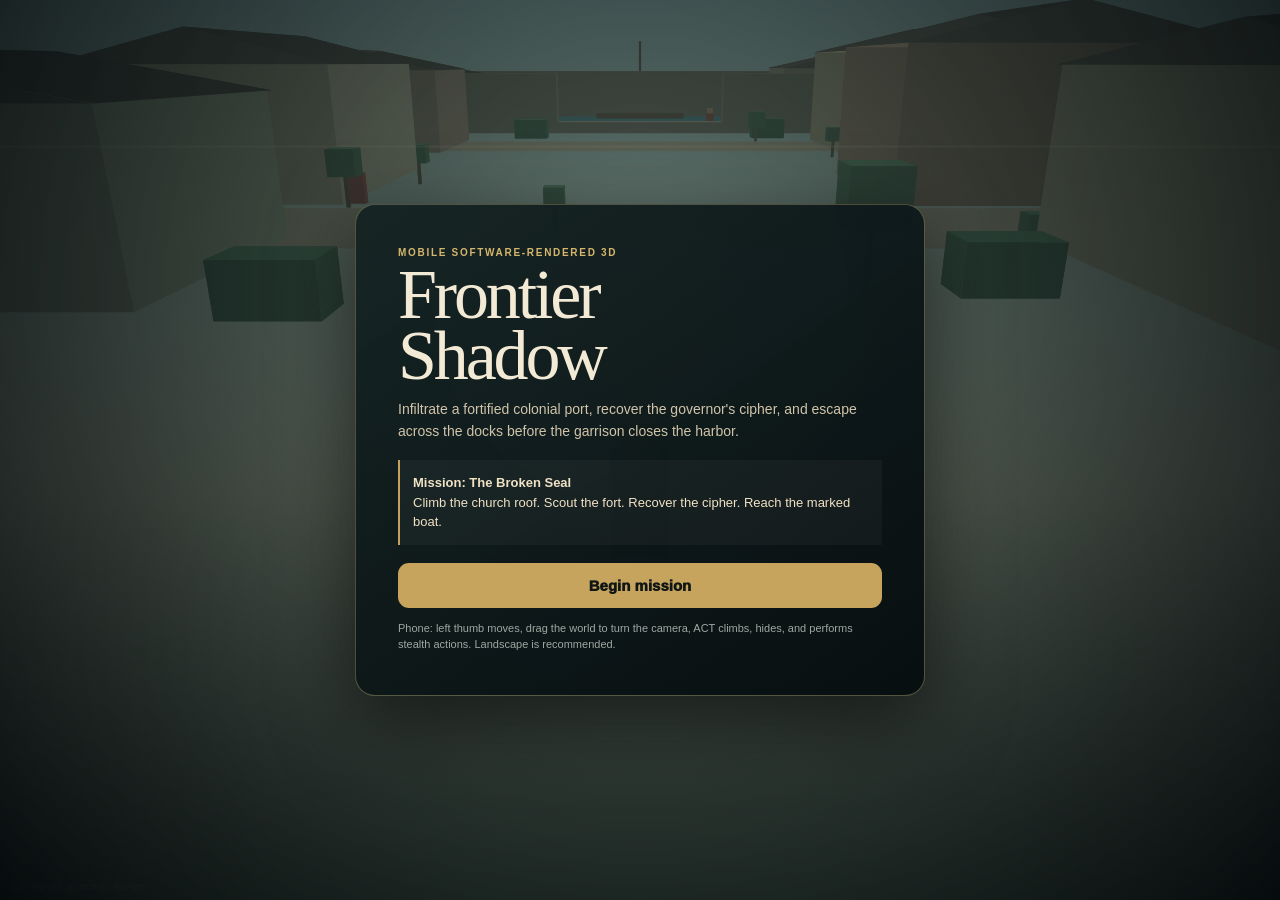
<file: frontier-shadow/index.html>
<!doctype html>
<html lang="en">
<head>
<meta charset="utf-8">
<meta name="viewport" content="width=device-width,initial-scale=1,maximum-scale=1,user-scalable=no,viewport-fit=cover">
<meta name="theme-color" content="#10191b">
<meta name="apple-mobile-web-app-capable" content="yes">
<meta name="apple-mobile-web-app-status-bar-style" content="black-translucent">
<title>Frontier Shadow 3D</title>
<style>
:root{font-family:Inter,-apple-system,BlinkMacSystemFont,"Segoe UI",sans-serif;color:#f3ead6;background:#0a1113;touch-action:none}
*{box-sizing:border-box;-webkit-tap-highlight-color:transparent}
html,body{width:100%;height:100%;height:100dvh;margin:0;overflow:hidden;background:#0a1113;overscroll-behavior:none;user-select:none;-webkit-user-select:none}
body{position:fixed;inset:0}
canvas{position:fixed;inset:0;width:100%;height:100%;display:block;background:#6f898a}
.hidden{display:none!important}
.overlay{position:fixed;inset:0;z-index:60;display:grid;place-items:center;padding:24px;background:radial-gradient(circle at 50% 33%,rgba(67,90,82,.52),rgba(3,8,10,.96))}
.card{width:min(570px,100%);padding:clamp(22px,5vw,42px);border:1px solid rgba(230,205,145,.32);border-radius:20px;background:linear-gradient(145deg,rgba(21,35,35,.97),rgba(7,14,16,.98));box-shadow:0 24px 80px rgba(0,0,0,.58)}
.kicker{color:#d5b66d;text-transform:uppercase;letter-spacing:.17em;font-size:10px;font-weight:900}
h1{font:500 clamp(38px,10vw,70px)/.87 Georgia,serif;letter-spacing:-.045em;margin:7px 0 12px}
.subtitle{font-size:14px;line-height:1.55;color:#d0c4aa}
.mission{margin:18px 0;padding:13px;border-left:2px solid #c2a25d;background:rgba(255,255,255,.035);font-size:13px;line-height:1.5;color:#f0e2c5}
.primary{width:100%;padding:14px 18px;border:0;border-radius:11px;background:#c6a45d;color:#101616;font-weight:950;font-size:15px;touch-action:manipulation}
.primary:active{transform:translateY(1px)}
.small{margin-top:12px;color:#9ea8a2;font-size:11px;line-height:1.5}
#hud{position:fixed;inset:0;z-index:20;pointer-events:none;padding:max(12px,env(safe-area-inset-top)) max(12px,env(safe-area-inset-right)) max(12px,env(safe-area-inset-bottom)) max(12px,env(safe-area-inset-left))}
.panel{background:linear-gradient(180deg,rgba(11,23,25,.88),rgba(4,10,12,.75));border:1px solid rgba(230,205,145,.26);box-shadow:0 10px 30px rgba(0,0,0,.32);backdrop-filter:blur(7px)}
#objective{position:absolute;top:max(12px,env(safe-area-inset-top));left:max(12px,env(safe-area-inset-left));max-width:min(390px,calc(100vw - 110px));padding:9px 11px;border-radius:11px}
#objectiveText{margin-top:4px;font-size:13px;line-height:1.28;font-weight:850}
#health{position:absolute;right:max(12px,env(safe-area-inset-right));top:max(12px,env(safe-area-inset-top));width:78px;padding:9px;border-radius:11px;text-align:center;font-size:10px;font-weight:900}
.bar{height:6px;margin-top:6px;border-radius:8px;overflow:hidden;background:rgba(255,255,255,.12)}
.fill{height:100%;width:100%;background:#c6aa68;transition:width .15s}
#alert{position:absolute;left:50%;top:max(72px,calc(env(safe-area-inset-top) + 72px));transform:translateX(-50%);width:min(260px,54vw);text-align:center;font-size:10px;font-weight:950;letter-spacing:.15em;text-shadow:0 2px 8px #000}
#alertFill{height:5px;margin-top:5px;border:1px solid rgba(255,255,255,.16);background:linear-gradient(90deg,#c5a65d 0 var(--a,0%),rgba(0,0,0,.42) var(--a,0%))}
#prompt{position:absolute;left:50%;bottom:calc(max(18px,env(safe-area-inset-bottom)) + 98px);transform:translateX(-50%);padding:7px 10px;border-radius:8px;font-size:11px;font-weight:900;opacity:0;transition:opacity .12s;white-space:nowrap}
#prompt.show{opacity:1}
#toast{position:absolute;left:50%;top:23%;transform:translate(-50%,-50%);font:500 clamp(18px,4vw,28px)/1.1 Georgia,serif;text-align:center;text-shadow:0 4px 16px #000;opacity:0;transition:opacity .2s}
#toast.show{opacity:1}
#controls{position:fixed;inset:0;z-index:30;pointer-events:none}
#stick{position:absolute;left:max(18px,env(safe-area-inset-left));bottom:max(20px,env(safe-area-inset-bottom));width:112px;height:112px;border-radius:50%;pointer-events:auto;border:1px solid rgba(255,255,255,.24);background:radial-gradient(circle,rgba(255,255,255,.11),rgba(255,255,255,.025));box-shadow:inset 0 0 22px rgba(0,0,0,.38)}
#knob{position:absolute;width:48px;height:48px;left:32px;top:32px;border-radius:50%;border:1px solid rgba(255,255,255,.35);background:rgba(215,190,123,.5);box-shadow:0 4px 15px rgba(0,0,0,.35)}
.action{position:absolute;pointer-events:auto;border-radius:50%;border:1px solid rgba(255,255,255,.25);background:rgba(10,21,23,.7);color:#f4e7ca;font-size:10px;font-weight:950;letter-spacing:.05em;box-shadow:0 8px 22px rgba(0,0,0,.35);backdrop-filter:blur(7px);touch-action:manipulation}
.action:active,.action.active{transform:scale(.94);background:rgba(193,157,79,.63)}
#jump{right:max(20px,env(safe-area-inset-right));bottom:max(23px,env(safe-area-inset-bottom));width:70px;height:70px}
#act{right:max(98px,calc(env(safe-area-inset-right) + 98px));bottom:max(69px,calc(env(safe-area-inset-bottom) + 69px));width:62px;height:62px}
#run{right:max(25px,env(safe-area-inset-right));bottom:max(107px,calc(env(safe-area-inset-bottom) + 107px));width:56px;height:56px}
#pauseBtn{position:absolute;right:max(13px,env(safe-area-inset-right));bottom:max(13px,env(safe-area-inset-bottom));transform:translateY(-184px);pointer-events:auto;border:1px solid rgba(255,255,255,.17);border-radius:8px;background:rgba(7,15,17,.72);color:white;padding:7px 9px;font-size:10px;font-weight:900}
#rotate{position:fixed;z-index:45;left:50%;top:max(8px,env(safe-area-inset-top));transform:translateX(-50%);display:none;padding:7px 10px;border-radius:8px;border:1px solid rgba(230,205,145,.25);background:rgba(7,15,17,.85);font-size:10px;font-weight:900;color:#efe4ca;pointer-events:none}
#engineBadge{position:fixed;z-index:15;left:max(12px,env(safe-area-inset-left));bottom:max(8px,env(safe-area-inset-bottom));font-size:9px;color:rgba(255,255,255,.36);pointer-events:none}
@media(orientation:portrait) and (max-width:700px){#rotate{display:block}#objective,#health{top:max(43px,calc(env(safe-area-inset-top) + 43px))}#objective{max-width:calc(100vw - 102px)}#alert{top:max(102px,calc(env(safe-area-inset-top) + 102px))}#stick{width:100px;height:100px;left:max(13px,env(safe-area-inset-left));bottom:max(15px,env(safe-area-inset-bottom))}#knob{width:44px;height:44px;left:28px;top:28px}#jump{width:64px;height:64px;right:max(14px,env(safe-area-inset-right));bottom:max(16px,env(safe-area-inset-bottom))}#act{width:57px;height:57px;right:max(84px,calc(env(safe-area-inset-right) + 84px));bottom:max(62px,calc(env(safe-area-inset-bottom) + 62px))}#run{width:52px;height:52px;right:max(18px,env(safe-area-inset-right));bottom:max(94px,calc(env(safe-area-inset-bottom) + 94px))}#pauseBtn{transform:translateY(-157px)}}
@media(max-height:520px){.overlay{align-items:start;overflow-y:auto;padding:10px}.card{padding:18px;margin:7px auto}h1{font-size:clamp(34px,12vh,52px)}.mission{margin:10px 0}.small{margin-top:7px}}
</style>
</head>
<body>
<canvas id="game"></canvas>
<div id="hud" class="hidden">
  <div id="objective" class="panel"><div class="kicker">Current objective</div><div id="objectiveText"></div></div>
  <div id="health" class="panel"><span id="healthText">HEALTH 100</span><div class="bar"><div id="healthFill" class="fill"></div></div></div>
  <div id="alert"><span id="alertText">UNSEEN</span><div id="alertFill"></div></div>
  <div id="prompt" class="panel"></div><div id="toast"></div>
</div>
<div id="controls" class="hidden">
  <div id="stick"><div id="knob"></div></div>
  <button id="jump" class="action">JUMP</button><button id="act" class="action">ACT</button><button id="run" class="action">RUN</button><button id="pauseBtn">PAUSE</button>
</div>
<div id="start" class="overlay"><div class="card"><div class="kicker">Mobile software-rendered 3D</div><h1>Frontier<br>Shadow</h1><div class="subtitle">Infiltrate a fortified colonial port, recover the governor's cipher, and escape across the docks before the garrison closes the harbor.</div><div class="mission"><strong>Mission: The Broken Seal</strong><br>Climb the church roof. Scout the fort. Recover the cipher. Reach the marked boat.</div><button id="startBtn" class="primary">Begin mission</button><div class="small">Phone: left thumb moves, drag the world to turn the camera, ACT climbs, hides, and performs stealth actions. Landscape is recommended.</div></div></div>
<div id="pause" class="overlay hidden"><div class="card"><div class="kicker">Mission paused</div><h1>Hold<br>Position</h1><button id="resumeBtn" class="primary">Resume</button></div></div>
<div id="end" class="overlay hidden"><div class="card"><div class="kicker">Mission complete</div><h1>The Cipher<br>Escaped</h1><div class="subtitle">The harbor patrol searches an empty dock while the evidence travels upriver.</div><button id="restartBtn" class="primary">Play again</button></div></div>
<div id="rotate">Rotate sideways for a wider view</div><div id="engineBadge">SOFTWARE 3D MODE · READY</div>
<script>
(function(){
'use strict';
var canvas=document.getElementById('game'),ctx=canvas.getContext('2d',{alpha:false});
var hud=document.getElementById('hud'),controls=document.getElementById('controls'),start=document.getElementById('start'),pause=document.getElementById('pause'),end=document.getElementById('end');
var objectiveText=document.getElementById('objectiveText'),healthText=document.getElementById('healthText'),healthFill=document.getElementById('healthFill'),alertText=document.getElementById('alertText'),alertFill=document.getElementById('alertFill'),prompt=document.getElementById('prompt'),toast=document.getElementById('toast');
var W=1,H=1,DPR=1,focal=500,playing=false,paused=true,complete=false,last=performance.now();
var keys={},input={x:0,y:0,run:false,jump:false,act:false};
var player={x:0,y:0,z:58,vy:0,yaw:0,health:100,onGround:true,hidden:false,onRoof:-1};
var cam={yaw:0,pitch:.16,dist:13.5,height:4.8};
var stage=0,toastTimer=0,actCooldown=0,walkT=0;
var buildings=[],guards=[],bushes=[],decor=[];
var colors={stone:'#8d856f',stone2:'#9a927a',wood:'#5b4330',roof:'#463c35',fort:'#6e6658',grass:'#6f7d68',road:'#8c806a',water:'#315f69',coat:'#273c38',guard:'#8f3d36',skin:'#b88462',gold:'#d6b45e'};
function resize(){DPR=Math.min(window.devicePixelRatio||1,1.5);W=Math.max(1,document.documentElement.clientWidth);H=Math.max(1,window.visualViewport?window.visualViewport.height:document.documentElement.clientHeight);canvas.width=Math.floor(W*DPR);canvas.height=Math.floor(H*DPR);canvas.style.width=W+'px';canvas.style.height=H+'px';ctx.setTransform(DPR,0,0,DPR,0,0);focal=Math.min(W,H)*1.08;}
addEventListener('resize',resize);if(window.visualViewport)window.visualViewport.addEventListener('resize',resize);resize();
function box(x,z,w,d,h,c,climb){buildings.push({x:x,z:z,w:w,d:d,h:h,c:c||colors.stone,climb:climb!==false});}
box(-23,8,14,19,7,'#a59a7d');box(22,10,17,16,8,'#8c6e58');box(-24,35,17,14,6,'#898e77');box(24,38,14,18,7,'#a19679');box(-25,-23,16,15,6.5,'#8c7461');box(26,-23,18,16,8,'#9a896c');box(-24,-48,15,12,5.5,'#998165');box(23,-48,15,13,6.5,'#857462');
box(-47,39,18,28,10,'#afa58e');box(-47,34,7,7,20,'#a79c86');
box(0,-78,70,3,6,colors.fort,false);box(-34,-60,3,39,6,colors.fort,false);box(34,-60,3,39,6,colors.fort,false);box(-22,-42,26,3,6,colors.fort,false);box(22,-42,26,3,6,colors.fort,false);box(0,-42,18,3,1.1,colors.fort,false);
function bush(x,z){bushes.push({x:x,z:z,r:1.8});}[-11,12,-44,46,-11,13,-26,25].forEach(function(x,i){var zs=[42,39,17,18,-33,-34,-66,-67];bush(x,zs[i]);});
function guard(path){guards.push({x:path[0][0],z:path[0][1],y:0,yaw:0,path:path,index:1,state:'patrol',sus:0,down:0,cool:0,lastX:path[0][0],lastZ:path[0][1]});}
guard([[-15,18],[12,18],[12,-8],[-15,-8]]);guard([[30,30],[44,13],[30,-8],[18,9]]);guard([[-30,-33],[-15,-52],[-29,-67],[-43,-49]]);guard([[18,-55],[18,-70],[-18,-70],[-18,-55]]);guard([[8,-47],[26,-57],[8,-72],[-5,-58]]);
function addDecor(){for(var i=0;i<28;i++)decor.push({x:-62+Math.random()*124,z:-30+Math.random()*92,s:.5+Math.random()*.8});}addDecor();
function vsub(a,b){return{x:a.x-b.x,y:a.y-b.y,z:a.z-b.z};}function dot(a,b){return a.x*b.x+a.y*b.y+a.z*b.z;}function norm(a){var l=Math.hypot(a.x,a.y,a.z)||1;return{x:a.x/l,y:a.y/l,z:a.z/l};}function cross(a,b){return{x:a.y*b.z-a.z*b.y,y:a.z*b.x-a.x*b.z,z:a.x*b.y-a.y*b.x};}
function cameraBasis(){var target={x:player.x,y:player.y+1.5,z:player.z};var cp=Math.cos(cam.pitch),sp=Math.sin(cam.pitch);var pos={x:target.x+Math.sin(cam.yaw)*cam.dist*cp,y:target.y+cam.height+sp*cam.dist*.35,z:target.z+Math.cos(cam.yaw)*cam.dist*cp};var f=norm(vsub(target,pos)),r=norm(cross(f,{x:0,y:1,z:0})),u=cross(r,f);return{p:pos,f:f,r:r,u:u};}
function project(p,b){var q=vsub(p,b.p),z=dot(q,b.f);if(z<.2)return null;return{x:W*.5+dot(q,b.r)/z*focal,y:H*.52-dot(q,b.u)/z*focal,z:z};}
function shade(hex,m){var n=parseInt(hex.slice(1),16),r=(n>>16)&255,g=(n>>8)&255,b=n&255;r=Math.max(0,Math.min(255,Math.round(r*m)));g=Math.max(0,Math.min(255,Math.round(g*m)));b=Math.max(0,Math.min(255,Math.round(b*m)));return'rgb('+r+','+g+','+b+')';}
function poly(points,color,b,alpha){var ps=[],depth=0;for(var i=0;i<points.length;i++){var p=project(points[i],b);if(!p)return null;ps.push(p);depth+=p.z;}return{p:ps,c:color,d:depth/points.length,a:alpha==null?1:alpha};}
function boxFaces(o,b,list){var x=o.x,z=o.z,y=o.y||0,w=o.w/2,d=o.d/2,h=o.h,c=o.c;var v=[{x:x-w,y:y,z:z-d},{x:x+w,y:y,z:z-d},{x:x+w,y:y,z:z+d},{x:x-w,y:y,z:z+d},{x:x-w,y:y+h,z:z-d},{x:x+w,y:y+h,z:z-d},{x:x+w,y:y+h,z:z+d},{x:x-w,y:y+h,z:z+d}];var fs=[[[4,5,6,7],shade(c,1.18)],[[0,1,5,4],shade(c,.78)],[[1,2,6,5],shade(c,.9)],[[2,3,7,6],shade(c,.72)],[[3,0,4,7],shade(c,.84)]];for(var i=0;i<fs.length;i++){var f=poly(fs[i][0].map(function(j){return v[j];}),fs[i][1],b);if(f)list.push(f);}}
function prismRoof(o,b,list){var x=o.x,z=o.z,y=(o.y||0)+o.h,w=o.w/2+.15,d=o.d/2+.15,r=Math.min(2.2,o.h*.25);var a=[{x:x-w,y:y,z:z-d},{x:x+w,y:y,z:z-d},{x:x+w,y:y,z:z+d},{x:x-w,y:y,z:z+d},{x:x,y:y+r,z:z-d},{x:x,y:y+r,z:z+d}];var fs=[[[0,1,4],shade(colors.roof,.78)],[[3,5,2],shade(colors.roof,.82)],[[0,4,5,3],shade(colors.roof,.95)],[[1,2,5,4],shade(colors.roof,.7)]];for(var i=0;i<fs.length;i++){var f=poly(fs[i][0].map(function(j){return a[j];}),fs[i][1],b);if(f)list.push(f);}}
function groundQuad(x1,z1,x2,z2,y,c,b,list){var f=poly([{x:x1,y:y,z:z1},{x:x2,y:y,z:z1},{x:x2,y:y,z:z2},{x:x1,y:y,z:z2}],c,b);if(f)list.push(f);}
function drawPoly(f){ctx.globalAlpha=f.a;ctx.beginPath();ctx.moveTo(f.p[0].x,f.p[0].y);for(var i=1;i<f.p.length;i++)ctx.lineTo(f.p[i].x,f.p[i].y);ctx.closePath();ctx.fillStyle=f.c;ctx.fill();ctx.globalAlpha=1;}
function characterFaces(ch,b,list,isPlayer){var bob=isPlayer?Math.sin(walkT)*.05:0;var body={x:ch.x,y:ch.y+bob+.15,z:ch.z,w:.85,d:.55,h:1.55,c:isPlayer?colors.coat:colors.guard};boxFaces(body,b,list);var head={x:ch.x,y:ch.y+bob+1.75,z:ch.z,w:.55,d:.55,h:.55,c:colors.skin};boxFaces(head,b,list);}
function marker(x,y,z,c,b,list){var s=.8+Math.sin(performance.now()*.004)*.12;var p=[{x:x,y:y+s,z:z},{x:x+s,y:y,z:z},{x:x,y:y-s,z:z},{x:x-s,y:y,z:z}];var f=poly(p,c,b,.86);if(f)list.push(f);}
function render(){var grad=ctx.createLinearGradient(0,0,0,H);grad.addColorStop(0,'#789394');grad.addColorStop(.55,'#a8a792');grad.addColorStop(1,'#536351');ctx.fillStyle=grad;ctx.fillRect(0,0,W,H);var b=cameraBasis(),faces=[];
  groundQuad(-95,-50,95,95,0,colors.grass,b,faces);groundQuad(-95,-115,95,-50,-.2,colors.water,b,faces);
  var roads=[[-8,-50,8,80],[-45,-48,-32,62],[32,-48,45,62],[-48,19,48,31],[-54,-28,54,-17]];for(var i=0;i<roads.length;i++)groundQuad(roads[i][0],roads[i][1],roads[i][2],roads[i][3],.015,colors.road,b,faces);
  for(var gx=-80;gx<80;gx+=10)for(var gz=-45;gz<90;gz+=10){if((gx+gz)%20===0)groundQuad(gx,gz,gx+10,gz+10,.018,'rgba(255,255,255,.018)',b,faces);}
  for(i=0;i<buildings.length;i++){boxFaces(buildings[i],b,faces);if(i<10)prismRoof(buildings[i],b,faces);}
  for(i=0;i<3;i++)boxFaces({x:-22+i*22,y:0,z:-85,w:12,d:29,h:.7,c:colors.wood},b,faces);
  boxFaces({x:0,y:.15,z:-101,w:8,d:14,h:1.2,c:'#403329'},b,faces);boxFaces({x:0,y:1.3,z:-101,w:.35,d:.35,h:9,c:colors.wood},b,faces);
  for(i=0;i<bushes.length;i++){boxFaces({x:bushes[i].x,y:0,z:bushes[i].z,w:3.2,d:2.3,h:1.8,c:'#31533b'},b,faces);}
  for(i=0;i<decor.length;i++){var q=decor[i];boxFaces({x:q.x,y:0,z:q.z,w:.18,d:.18,h:2.4*q.s,c:'#594532'},b,faces);boxFaces({x:q.x,y:2*q.s,z:q.z,w:1.8*q.s,d:1.8*q.s,h:1.7*q.s,c:'#3c5d43'},b,faces);}
  for(i=0;i<guards.length;i++){var g=guards[i];if(g.down<=0){var len=8,ang=.58;var a1=g.yaw-ang,a2=g.yaw+ang;var cone=poly([{x:g.x,y:.03,z:g.z},{x:g.x+Math.sin(a1)*len,y:.03,z:g.z+Math.cos(a1)*len},{x:g.x+Math.sin(a2)*len,y:.03,z:g.z+Math.cos(a2)*len}],g.state==='chase'?'#c95a47':'#d8bb65',b,.16);if(cone)faces.push(cone);}characterFaces(g,b,faces,false);}
  characterFaces(player,b,faces,true);
  if(stage===0)marker(-47,13,39,colors.gold,b,faces);if(stage===1)marker(0,7,-44,colors.gold,b,faces);if(stage===2)marker(0,2.5,-63,colors.gold,b,faces);if(stage===3)marker(0,2,-98,'#69d7c8',b,faces);
  faces.sort(function(a,c){return c.d-a.d;});for(i=0;i<faces.length;i++)drawPoly(faces[i]);
  var horizon=project({x:player.x,y:0,z:player.z-80},b);if(horizon){ctx.fillStyle='rgba(255,235,194,.16)';ctx.fillRect(0,Math.max(0,horizon.y-1),W,2);}
}
function insideBuilding(x,z,ignore){for(var i=0;i<buildings.length;i++){if(i===ignore)continue;var o=buildings[i];if(x>o.x-o.w/2-.35&&x<o.x+o.w/2+.35&&z>o.z-o.d/2-.35&&z<o.z+o.d/2+.35)return i;}return-1;}
function nearBuilding(){var best=-1,dist=999;for(var i=0;i<buildings.length;i++){var o=buildings[i];if(!o.climb)continue;var dx=Math.max(Math.abs(player.x-o.x)-o.w/2,0),dz=Math.max(Math.abs(player.z-o.z)-o.d/2,0),d=Math.hypot(dx,dz);if(d<dist){dist=d;best=i;}}return dist<1.8?best:-1;}
function nearestBush(){var k=-1,d=99;for(var i=0;i<bushes.length;i++){var q=Math.hypot(player.x-bushes[i].x,player.z-bushes[i].z);if(q<d){d=q;k=i;}}return d<2.6?k:-1;}
function nearestGuard(){var k=-1,d=99;for(var i=0;i<guards.length;i++){if(guards[i].down>0)continue;var q=Math.hypot(player.x-guards[i].x,player.z-guards[i].z);if(q<d){d=q;k=i;}}return d<2.15?k:-1;}
function say(t){toast.textContent=t;toast.classList.add('show');toastTimer=2.2;}
function objective(){return['Climb to the church roof and survey the harbor.','Reach the fort gate and scout the command yard.','Recover the governor\'s cipher from the command table.','Escape aboard the marked boat.','Mission complete.'][stage];}
function act(){if(actCooldown>0)return;actCooldown=.28;var ng=nearestGuard();if(ng>=0){var g=guards[ng],toP=Math.atan2(player.x-g.x,player.z-g.z),behind=Math.abs(Math.atan2(Math.sin(toP-g.yaw),Math.cos(toP-g.yaw)))>2.1;if(behind||g.state!=='chase'){g.down=16;g.sus=0;g.state='patrol';say('Guard disabled');return;}}
  var nb=nearestBush();if(nb>=0&&player.onRoof<0){player.hidden=!player.hidden;say(player.hidden?'Hidden in brush':'Left cover');return;}
  if(player.onRoof>=0){var o=buildings[player.onRoof];player.y=0;player.onRoof=-1;player.x=o.x+o.w/2+1;player.hidden=false;say('Dropped to street');return;}
  var bi=nearBuilding();if(bi>=0){var q=buildings[bi];player.onRoof=bi;player.y=q.h+.12;player.x=Math.max(q.x-q.w/2+.8,Math.min(q.x+q.w/2-.8,player.x));player.z=Math.max(q.z-q.d/2+.8,Math.min(q.z+q.d/2-.8,player.z));say('Climbed to roof');return;}
  if(stage===2&&Math.hypot(player.x,player.z+63)<3.2){stage=3;say('Cipher secured. Reach the boat.');return;}
}
function updateGuards(dt){var maxSus=0;for(var i=0;i<guards.length;i++){var g=guards[i];g.cool=Math.max(0,g.cool-dt);if(g.down>0){g.down-=dt;continue;}var dx=player.x-g.x,dz=player.z-g.z,dist=Math.hypot(dx,dz),ang=Math.abs(Math.atan2(Math.sin(Math.atan2(dx,dz)-g.yaw),Math.cos(Math.atan2(dx,dz)-g.yaw)));var seen=!player.hidden&&player.y<7&&dist<15&&ang<.68;if(seen){g.sus+=dt*(input.run?52:34);g.lastX=player.x;g.lastZ=player.z;if(g.sus>=100)g.state='chase';else if(g.sus>22)g.state='investigate';}else g.sus=Math.max(0,g.sus-dt*(g.state==='chase'?5:18));var tx,tz,speed;if(g.state==='chase'){tx=player.x;tz=player.z;speed=3.2;}else if(g.state==='investigate'){tx=g.lastX;tz=g.lastZ;speed=2.05;if(Math.hypot(g.x-tx,g.z-tz)<1&&g.sus<10)g.state='patrol';}else{tx=g.path[g.index][0];tz=g.path[g.index][1];speed=1.5;if(Math.hypot(g.x-tx,g.z-tz)<.8)g.index=(g.index+1)%g.path.length;}var vx=tx-g.x,vz=tz-g.z,l=Math.hypot(vx,vz);if(l>.05){vx/=l;vz/=l;g.yaw=Math.atan2(vx,vz);g.x+=vx*speed*dt;g.z+=vz*speed*dt;}if(g.state==='chase'&&dist<1.45&&g.cool<=0){player.health=Math.max(0,player.health-12);g.cool=1.15;say('You were struck');if(player.health<=0){player.health=100;player.x=0;player.z=58;player.y=0;player.onRoof=-1;for(var j=0;j<guards.length;j++){guards[j].sus=0;guards[j].state='patrol';}say('Returned to checkpoint');}}maxSus=Math.max(maxSus,g.sus);}alertFill.style.setProperty('--a',Math.min(100,maxSus)+'%');alertText.textContent=maxSus>=100?'DETECTED':maxSus>22?'SUSPICIOUS':'UNSEEN';}
function update(dt){actCooldown=Math.max(0,actCooldown-dt);if(toastTimer>0){toastTimer-=dt;if(toastTimer<=0)toast.classList.remove('show');}var kx=(keys.KeyD?1:0)-(keys.KeyA?1:0),ky=(keys.KeyW?1:0)-(keys.KeyS?1:0),ix=Math.abs(input.x)>.05?input.x:kx,iy=Math.abs(input.y)>.05?input.y:ky;if(player.hidden&&(Math.hypot(ix,iy)>.15))player.hidden=false;var mag=Math.hypot(ix,iy);if(mag>.08){ix/=mag;iy/=mag;var fx=-Math.sin(cam.yaw),fz=-Math.cos(cam.yaw),rx=fz,rz=-fx;var vx=fx*iy+rx*ix,vz=fz*iy+rz*ix;player.yaw=Math.atan2(vx,vz);var speed=(input.run||keys.ShiftLeft)?6.2:3.65,nx=player.x+vx*speed*dt,nz=player.z+vz*speed*dt;if(player.onRoof>=0){var o=buildings[player.onRoof];nx=Math.max(o.x-o.w/2+.45,Math.min(o.x+o.w/2-.45,nx));nz=Math.max(o.z-o.d/2+.45,Math.min(o.z+o.d/2-.45,nz));player.x=nx;player.z=nz;}else if(insideBuilding(nx,nz,-1)<0){player.x=nx;player.z=nz;}walkT+=dt*speed*4;}if(input.jump&&player.onGround&&player.onRoof<0){player.vy=6.6;player.onGround=false;input.jump=false;}if(player.onRoof<0){player.vy-=17*dt;player.y+=player.vy*dt;if(player.y<=0){player.y=0;player.vy=0;player.onGround=true;}}if(input.act){input.act=false;act();}
  if(stage===0&&player.onRoof===8){stage=1;say('Harbor surveyed. Reach the fort.');}
  if(stage===1&&player.z<-45&&Math.abs(player.x)<12){stage=2;say('Fort scouted. Find the cipher.');}
  if(stage===3&&Math.hypot(player.x,player.z+98)<4){stage=4;complete=true;paused=true;end.classList.remove('hidden');hud.classList.add('hidden');controls.classList.add('hidden');}
  objectiveText.textContent=objective();healthText.textContent='HEALTH '+Math.round(player.health);healthFill.style.width=player.health+'%';
  var p='';var ng=nearestGuard(),nb=nearestBush(),bi=nearBuilding();if(ng>=0)p='ACT: stealth takedown';else if(nb>=0&&player.onRoof<0)p=player.hidden?'ACT: leave cover':'ACT: hide in brush';else if(player.onRoof>=0)p='ACT: drop to street';else if(bi>=0)p='ACT: climb building';else if(stage===2&&Math.hypot(player.x,player.z+63)<3.2)p='ACT: take cipher';prompt.textContent=p;prompt.classList.toggle('show',!!p);updateGuards(dt);
}
function loop(t){var dt=Math.min(.034,(t-last)/1000||.016);last=t;if(playing&&!paused&&!complete)update(dt);render();requestAnimationFrame(loop);}requestAnimationFrame(loop);
function startGame(e){if(e&&e.preventDefault)e.preventDefault();if(playing&&!paused)return;playing=true;paused=false;start.classList.add('hidden');hud.classList.remove('hidden');controls.classList.remove('hidden');objectiveText.textContent=objective();say('Reach the church roof');}
function setPause(v){if(!playing||complete)return;paused=v;pause.classList.toggle('hidden',!v);hud.classList.toggle('hidden',v);controls.classList.toggle('hidden',v);}
var startBtn=document.getElementById('startBtn');startBtn.addEventListener('click',startGame);startBtn.addEventListener('pointerup',startGame);startBtn.addEventListener('touchend',startGame,{passive:false});document.getElementById('pauseBtn').onclick=function(){setPause(true)};document.getElementById('resumeBtn').onclick=function(){setPause(false)};document.getElementById('restartBtn').onclick=function(){location.reload()};
addEventListener('keydown',function(e){keys[e.code]=true;if(e.code==='Space')input.jump=true;if(e.code==='KeyE')input.act=true;if(e.code==='Escape')setPause(!paused)});addEventListener('keyup',function(e){keys[e.code]=false});
var stick=document.getElementById('stick'),knob=document.getElementById('knob'),stickId=null;
function moveStick(e){var r=stick.getBoundingClientRect(),x=e.clientX-(r.left+r.width/2),y=e.clientY-(r.top+r.height/2),m=Math.hypot(x,y),lim=r.width*.31;if(m>lim){x=x/m*lim;y=y/m*lim;}knob.style.transform='translate('+x+'px,'+y+'px)';input.x=x/lim;input.y=-y/lim;}
stick.addEventListener('pointerdown',function(e){stickId=e.pointerId;stick.setPointerCapture(e.pointerId);moveStick(e)});stick.addEventListener('pointermove',function(e){if(e.pointerId===stickId)moveStick(e)});function endStick(e){if(e.pointerId!==stickId)return;stickId=null;input.x=input.y=0;knob.style.transform='translate(0,0)';}stick.addEventListener('pointerup',endStick);stick.addEventListener('pointercancel',endStick);
function holdButton(id,on,off){var el=document.getElementById(id);el.addEventListener('pointerdown',function(e){e.preventDefault();el.classList.add('active');on();});function u(e){e.preventDefault();el.classList.remove('active');off();}el.addEventListener('pointerup',u);el.addEventListener('pointercancel',u);el.addEventListener('pointerleave',function(e){if(e.buttons)u(e)});}
holdButton('run',function(){input.run=true},function(){input.run=false});holdButton('jump',function(){input.jump=true},function(){});holdButton('act',function(){input.act=true},function(){});
var dragId=null,lastX=0,lastY=0;canvas.addEventListener('pointerdown',function(e){if(!playing||paused)return;dragId=e.pointerId;lastX=e.clientX;lastY=e.clientY;canvas.setPointerCapture(e.pointerId)});canvas.addEventListener('pointermove',function(e){if(e.pointerId!==dragId)return;var dx=e.clientX-lastX,dy=e.clientY-lastY;lastX=e.clientX;lastY=e.clientY;cam.yaw-=dx*.007;cam.pitch=Math.max(-.08,Math.min(.6,cam.pitch+dy*.004));});canvas.addEventListener('pointerup',function(e){if(e.pointerId===dragId)dragId=null});canvas.addEventListener('pointercancel',function(e){if(e.pointerId===dragId)dragId=null});
addEventListener('visibilitychange',function(){if(document.hidden&&playing&&!paused)setPause(true)});addEventListener('contextmenu',function(e){e.preventDefault()});
window.__frontierShadow={getState:function(){return{stage:stage,health:player.health,paused:paused,hidden:player.hidden,onRoof:player.onRoof,player:[player.x,player.y,player.z]};},start:startGame,teleport:function(x,y,z){player.x=x;player.y=y||0;player.z=z;player.onRoof=-1;},act:function(){input.act=true;}};
})();
</script>
</body>
</html>
</file>
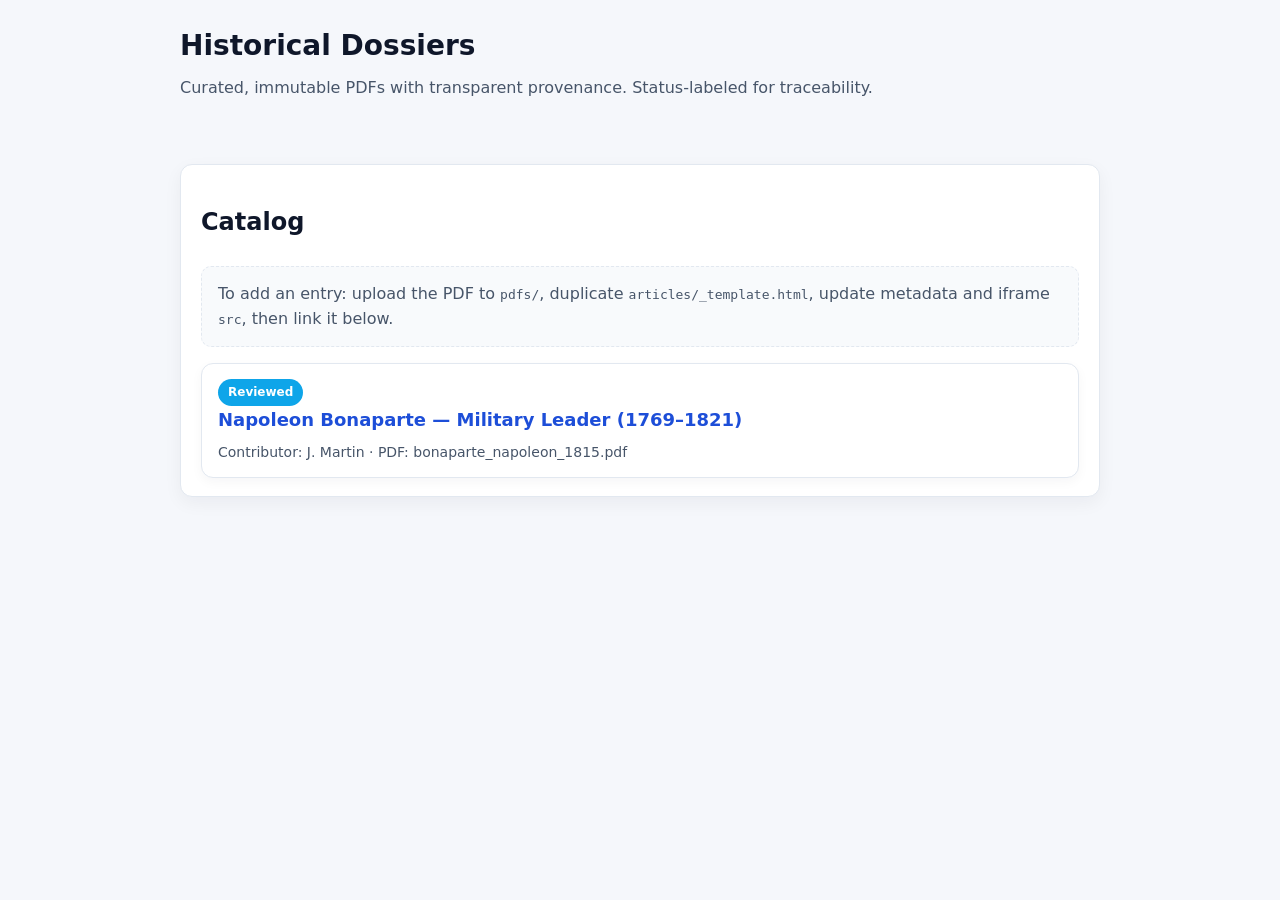
<file: historical-dossiers/index.html>
<!doctype html>
<html lang="en">
<head>
  <meta charset="UTF-8" />
  <meta name="viewport" content="width=device-width, initial-scale=1.0" />
  <title>Historical Dossiers</title>
  <link rel="stylesheet" href="assets/styles.css" />
</head>
<body>
  <header>
    <h1>Historical Dossiers</h1>
    <p>Curated, immutable PDFs with transparent provenance. Status-labeled for traceability.</p>
  </header>

  <main>
    <section class="card" aria-labelledby="catalog-heading">
      <h2 id="catalog-heading">Catalog</h2>
      <p class="instructions">To add an entry: upload the PDF to <code>pdfs/</code>, duplicate <code>articles/_template.html</code>, update metadata and iframe <code>src</code>, then link it below.</p>
      <ul class="catalog">
        <li>
          <div class="badge reviewed">Reviewed</div>
          <h3><a href="articles/napoleon.html">Napoleon Bonaparte — Military Leader (1769–1821)</a></h3>
          <p>Contributor: J. Martin · PDF: bonaparte_napoleon_1815.pdf</p>
        </li>
      </ul>
    </section>
  </main>
</body>
</html>
</file>
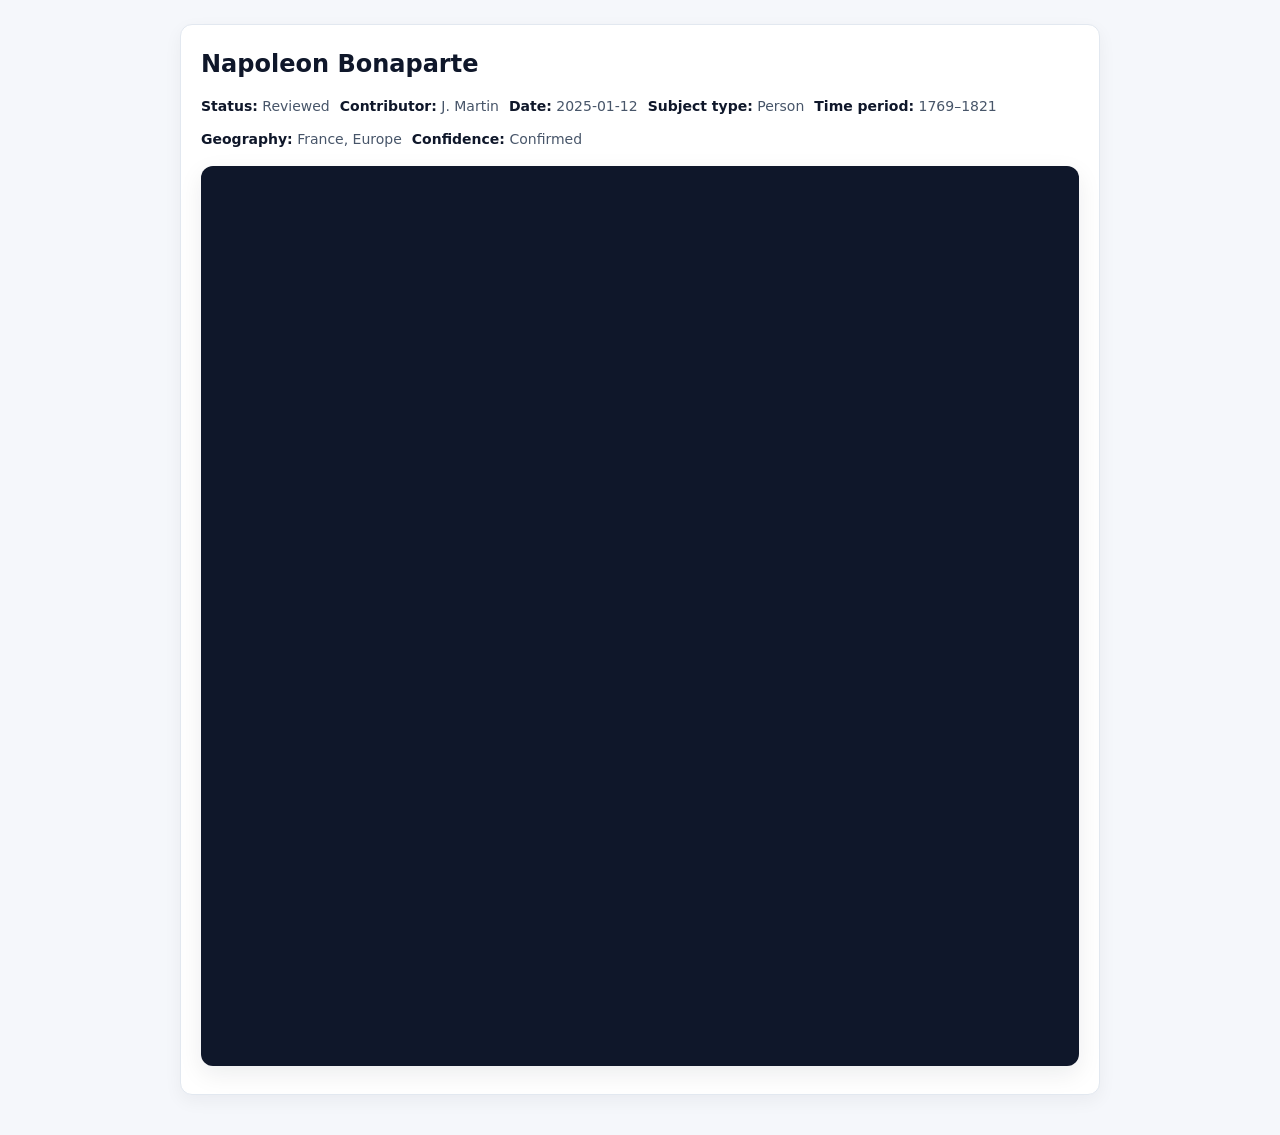
<file: historical-dossiers/articles/napoleon.html>
<!doctype html>
<html lang="en">
<head>
  <meta charset="UTF-8" />
  <meta name="viewport" content="width=device-width, initial-scale=1.0" />
  <title>Napoleon Bonaparte</title>
  <link rel="stylesheet" href="../assets/styles.css" />
</head>
<body>
  <main>
    <article>
      <h1>Napoleon Bonaparte</h1>
      <div class="meta">
        <span><strong>Status:</strong> Reviewed</span>
        <span><strong>Contributor:</strong> J. Martin</span>
        <span><strong>Date:</strong> 2025-01-12</span>
        <span><strong>Subject type:</strong> Person</span>
        <span><strong>Time period:</strong> 1769–1821</span>
        <span><strong>Geography:</strong> France, Europe</span>
        <span><strong>Confidence:</strong> Confirmed</span>
      </div>
      <iframe
        class="pdf-frame"
        src="../pdfs/bonaparte_napoleon_1815.pdf"
        title="Napoleon Bonaparte dossier PDF"
        loading="lazy"
        referrerpolicy="no-referrer">
      </iframe>
    </article>
  </main>
</body>
</html>
</file>
<file: historical-dossiers/assets/styles.css>
:root {
  --bg: #f5f7fb;
  --text: #0f172a;
  --muted: #475569;
  --accent: #1d4ed8;
  --border: #e2e8f0;
  --card: #ffffff;
  font-family: 'Inter', system-ui, -apple-system, BlinkMacSystemFont, 'Segoe UI', sans-serif;
}

* {
  box-sizing: border-box;
}

body {
  margin: 0;
  padding: 0;
  background: var(--bg);
  color: var(--text);
  line-height: 1.6;
}

a {
  color: var(--accent);
  text-decoration: none;
}

a:hover {
  text-decoration: underline;
}

header,
main {
  max-width: 960px;
  margin: 0 auto;
  padding: 24px 20px 40px;
}

header {
  display: flex;
  flex-direction: column;
  gap: 6px;
}

header h1 {
  margin: 0;
  font-size: 28px;
}

header p {
  margin: 0;
  color: var(--muted);
}

.card {
  background: var(--card);
  border: 1px solid var(--border);
  border-radius: 12px;
  padding: 18px 20px;
  box-shadow: 0 6px 18px rgba(15, 23, 42, 0.05);
}

.catalog {
  list-style: none;
  padding: 0;
  margin: 0;
  display: grid;
  grid-template-columns: repeat(auto-fit, minmax(260px, 1fr));
  gap: 12px;
}

.catalog li {
  background: var(--card);
  border: 1px solid var(--border);
  border-radius: 12px;
  padding: 14px 16px;
  box-shadow: 0 4px 12px rgba(15, 23, 42, 0.04);
}

.catalog h3 {
  margin: 0 0 6px;
  font-size: 18px;
}

.catalog p {
  margin: 0;
  color: var(--muted);
  font-size: 14px;
}

.badge {
  display: inline-block;
  padding: 4px 10px;
  border-radius: 999px;
  font-size: 12px;
  font-weight: 600;
  color: var(--card);
  background: var(--muted);
}

.badge.reviewed { background: #0ea5e9; }
.badge.curated { background: #22c55e; }
.badge.draft { background: #f59e0b; }
.badge.disputed { background: #ef4444; }

.meta {
  display: flex;
  flex-wrap: wrap;
  gap: 10px;
  margin: 12px 0 16px;
  color: var(--muted);
  font-size: 14px;
}

iframe.pdf-frame {
  width: 100%;
  height: 100vh;
  border: none;
  border-radius: 12px;
  box-shadow: 0 8px 24px rgba(15, 23, 42, 0.08);
  background: #0f172a;
}

article {
  background: var(--card);
  border: 1px solid var(--border);
  border-radius: 12px;
  padding: 20px;
  box-shadow: 0 6px 18px rgba(15, 23, 42, 0.05);
}

article h1 {
  margin-top: 0;
  margin-bottom: 10px;
}

.meta strong {
  color: var(--text);
}

.instructions {
  margin-top: 24px;
  padding: 14px 16px;
  border: 1px dashed var(--border);
  border-radius: 10px;
  background: #f8fafc;
  color: var(--muted);
}
</file>
